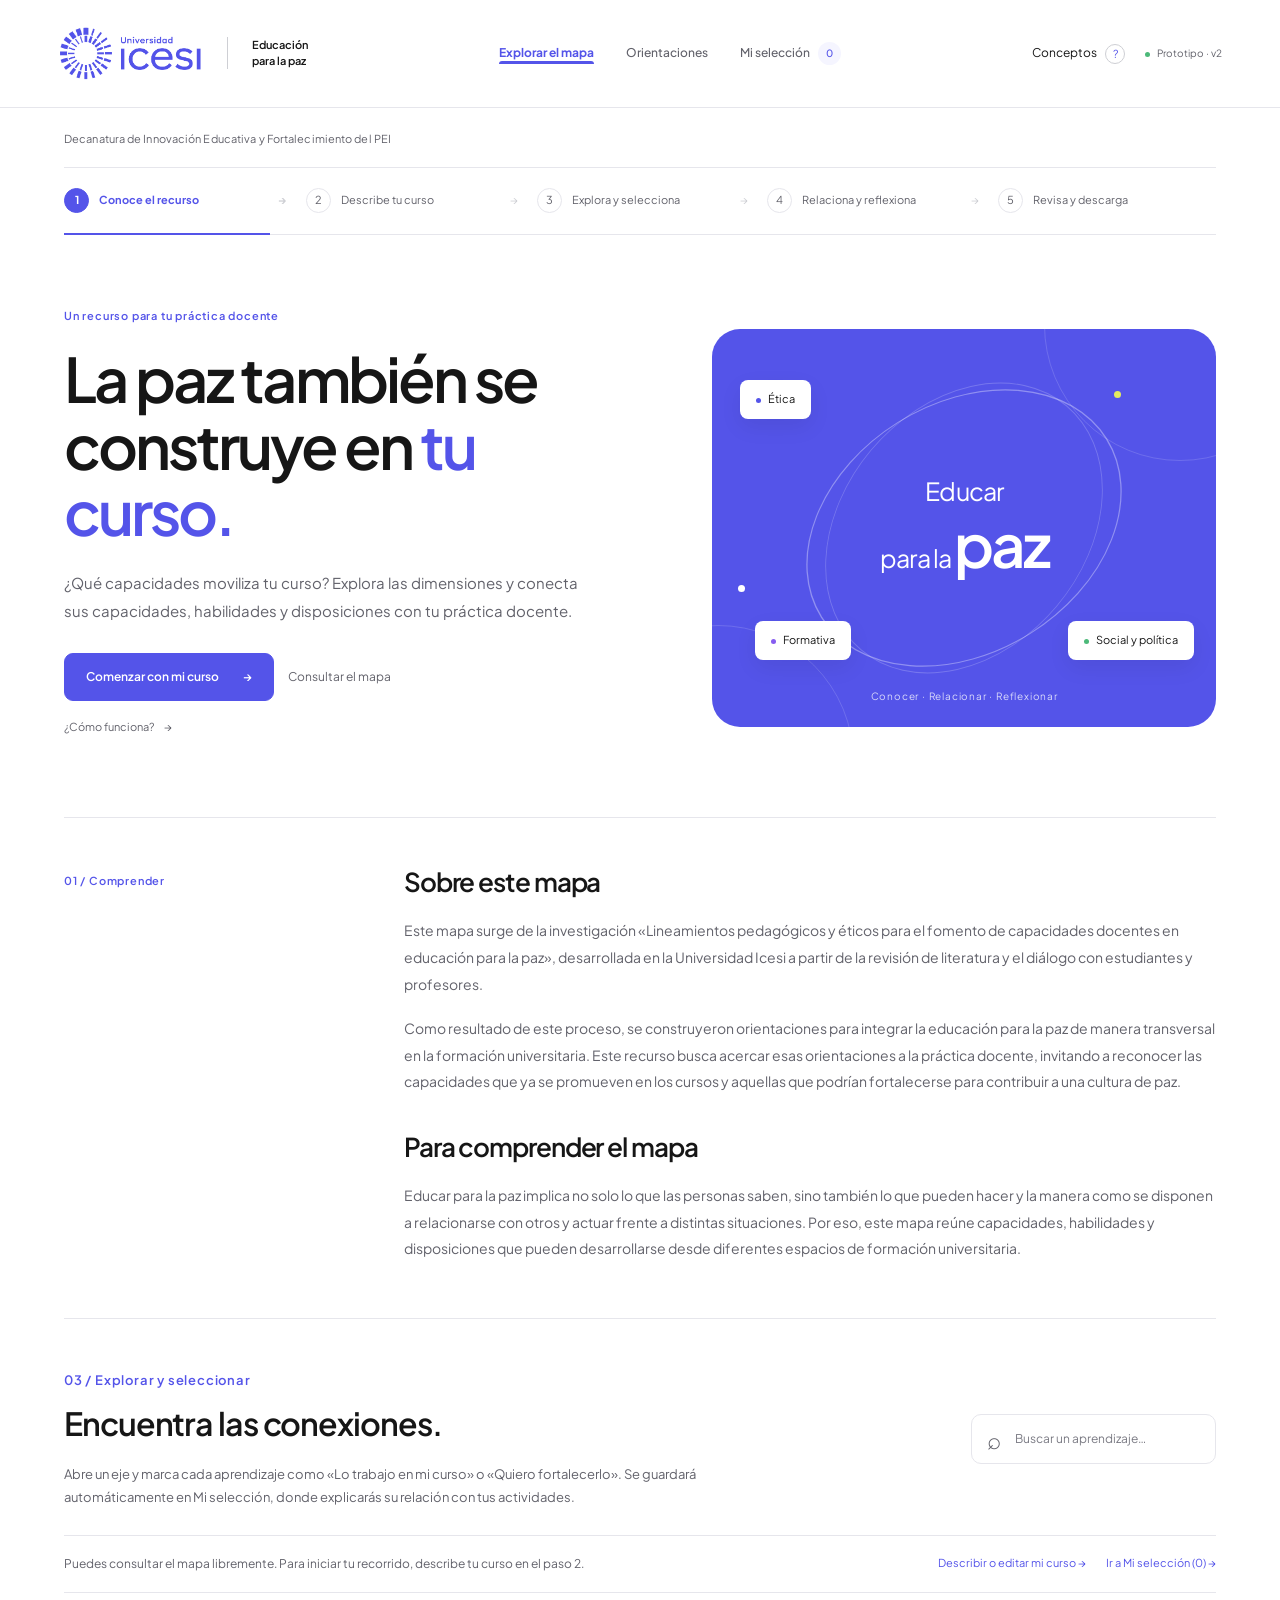
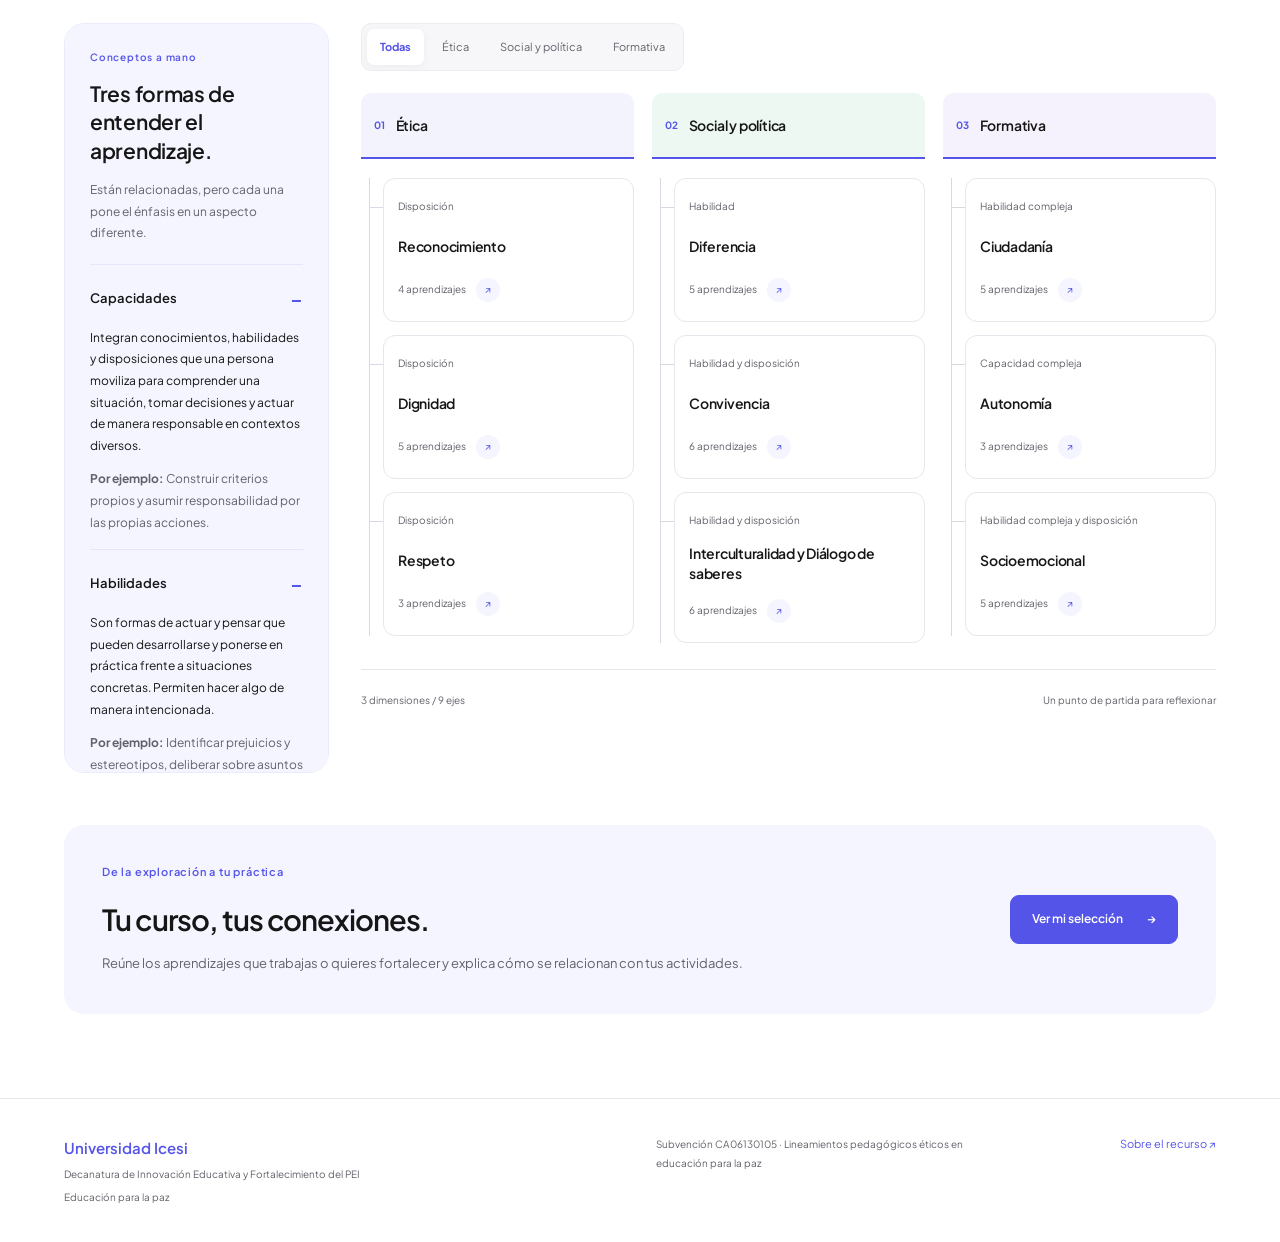
<file: index.html>
<!doctype html>
<html lang="es"><head><meta charset="utf-8"><meta name="viewport" content="width=device-width,initial-scale=1"><meta name="theme-color" content="#5454e9"><meta name="description" content="Explora capacidades, habilidades y disposiciones para integrar la educación para la paz en tu curso. Universidad Icesi."><title>Mapa de capacidades · Educación para la paz</title><link rel="preconnect" href="https://fonts.googleapis.com"><link rel="preconnect" href="https://fonts.gstatic.com" crossorigin><link href="https://fonts.googleapis.com/css2?family=Plus+Jakarta+Sans:wght@400;500;600;700;800&display=swap" rel="stylesheet"><link rel="stylesheet" href="styles.css"></head>
<body><a class="skip" href="#main">Saltar al contenido</a>
<header><a class="brand" href="#explorar" aria-label="Universidad Icesi · Inicio"><img class="official-logo" src="logo-icesi.svg" width="145" height="56" alt="Universidad Icesi"><span class="brand-rule"></span><span class="brand-project">Educación<br>para la paz</span></a><nav aria-label="Navegación principal"><a href="#explorar" data-page="explorar">Explorar el mapa</a><a href="#orientaciones" data-page="orientaciones">Orientaciones</a><a href="#seleccion" data-page="seleccion">Mi selección <span id="count">0</span></a></nav><div class="header-tools"><button class="concept-help" id="glossary-open" aria-haspopup="dialog">Conceptos <span aria-hidden="true">?</span></button><span class="prototype">Prototipo · v2</span></div></header>
<main id="main" tabindex="-1"><div class="institution">Decanatura de Innovación Educativa y Fortalecimiento del PEI</div><nav class="journey" aria-label="Ruta del recurso"><a href="#explorar" data-step="explorar"><span>1</span> Conoce el recurso</a><a href="#curso" data-step="curso"><span>2</span> Describe tu curso</a><a href="#mapa" data-step="mapa"><span>3</span> Explora y selecciona</a><a href="#seleccion" data-step="seleccion"><span>4</span> Relaciona y reflexiona</a><a href="#resumen" data-step="resumen"><span>5</span> Revisa y descarga</a></nav><section id="explorar" class="page"><div class="hero"><div><p class="eyebrow">Un recurso para tu práctica docente</p><h1>La paz también se<br>construye en <em>tu curso.</em></h1><p class="lead">¿Qué capacidades moviliza tu curso? Explora las dimensiones y conecta sus capacidades, habilidades y disposiciones con tu práctica docente.</p><a class="primary button" href="#curso">Comenzar con mi curso <span>→</span></a><a class="text-button" href="#mapa">Consultar el mapa</a><button class="text-button" id="how">¿Cómo funciona? <span>→</span></button></div><div class="hero-art" aria-hidden="true"><div class="orbit orbit-one"></div><div class="orbit orbit-two"></div><div class="art-center">Educar<br>para la <strong>paz</strong></div><span class="orbit-tag tag-one">Ética</span><span class="orbit-tag tag-two">Social y política</span><span class="orbit-tag tag-three">Formativa</span><span class="art-dot dot-one"></span><span class="art-dot dot-two"></span><span class="art-note">Conocer · Relacionar · Reflexionar</span></div></div>
<div class="intro"><span class="section-number">01 / Comprender</span><div><h2>Sobre este mapa</h2><p>Este mapa surge de la investigación «Lineamientos pedagógicos y éticos para el fomento de capacidades docentes en educación para la paz», desarrollada en la Universidad Icesi a partir de la revisión de literatura y el diálogo con estudiantes y profesores.</p><p>Como resultado de este proceso, se construyeron orientaciones para integrar la educación para la paz de manera transversal en la formación universitaria. Este recurso busca acercar esas orientaciones a la práctica docente, invitando a reconocer las capacidades que ya se promueven en los cursos y aquellas que podrían fortalecerse para contribuir a una cultura de paz.</p><h2>Para comprender el mapa</h2><p>Educar para la paz implica no solo lo que las personas saben, sino también lo que pueden hacer y la manera como se disponen a relacionarse con otros y actuar frente a distintas situaciones. Por eso, este mapa reúne capacidades, habilidades y disposiciones que pueden desarrollarse desde diferentes espacios de formación universitaria.</p></div></div>
<section id="mapa" aria-labelledby="map-title"><div class="section-top"><div><p class="eyebrow">03 / Explorar y seleccionar</p><h2 id="map-title">Encuentra las conexiones.</h2><p>Abre un eje y marca cada aprendizaje como «Lo trabajo en mi curso» o «Quiero fortalecerlo». Se guardará automáticamente en Mi selección, donde explicarás su relación con tus actividades.</p></div><label class="search"><span>⌕</span><input id="search" type="search" aria-label="Buscar en el mapa" placeholder="Buscar un aprendizaje…"></label></div>
<div class="map-instructions"><p id="map-course-context"></p><a href="#curso">Describir o editar mi curso →</a><a href="#seleccion" id="map-selection-link">Ir a Mi selección →</a></div><div class="workspace"><aside class="concepts" aria-label="Definiciones de consulta"><p class="eyebrow">Conceptos a mano</p><h3>Tres formas de entender el aprendizaje.</h3><p class="muted small">Están relacionadas, pero cada una pone el énfasis en un aspecto diferente.</p><div id="concept-list"></div></aside><div class="map-content"><div class="filters" aria-label="Filtrar por dimensión"><button class="active" data-filter="Todas">Todas</button><button data-filter="Ética">Ética</button><button data-filter="Social y política">Social y política</button><button data-filter="Formativa">Formativa</button></div><div id="map-grid" class="map-grid"></div><p id="no-results" hidden>No encontramos resultados. Prueba con otra palabra o dimensión.</p><div class="map-foot"><span>3 dimensiones <span class="separator">/</span> 9 ejes</span><span>Un punto de partida para reflexionar</span></div></div></div></section>
<div class="next-step"><div><p class="eyebrow">De la exploración a tu práctica</p><h2>Tu curso, tus conexiones.</h2><p>Reúne los aprendizajes que trabajas o quieres fortalecer y explica cómo se relacionan con tus actividades.</p></div><a class="primary button" href="#seleccion">Ver mi selección <span>→</span></a></div></section>
<section id="orientaciones" class="page" hidden><p class="eyebrow">Referentes para acompañar tu práctica</p><h1>Educación para la paz<br>en tu asignatura.</h1><p class="lead">La educación para la paz puede integrarse de manera transversal en distintas disciplinas. Este recurso te invita a reconocer cómo los aprendizajes, contenidos, actividades y relaciones de tu curso pueden contribuir al desarrollo de capacidades éticas y ciudadanas.</p><div id="guidelines" class="guidelines"></div><section class="about"><h2>Sobre este mapa</h2><p>Este recurso toma como base el cuadro de capacidades, habilidades y disposiciones del proyecto de investigación “Lineamientos pedagógicos y éticos para el fomento de capacidades docentes en educación para la paz”.</p><p>Su propósito es facilitar la consulta del cuadro y apoyar la reflexión de los profesores sobre la integración transversal de aprendizajes asociados a la ciudadanía y la paz en sus asignaturas.</p><h3>Fuentes del proyecto</h3><ul><li>Cuadro de capacidades, habilidades y disposiciones.</li><li>Artículo del proyecto de investigación.</li><li>Documentos conceptuales y materiales de apoyo del proyecto.</li></ul><p class="muted small">Las descripciones breves y preguntas de reflexión son adaptaciones para facilitar la consulta del recurso. La clasificación y los aprendizajes conservan el contenido del cuadro actualizado.</p></section><a class="primary button" href="#explorar">Volver al mapa →</a></section>
<section id="curso" class="page" hidden aria-labelledby="course-title"><p class="eyebrow">02 / Describir</p><h1 id="course-title">Empecemos por tu curso.</h1><p class="lead">Puedes trabajar con una asignatura de cualquier disciplina. Describe qué enseñas y una actividad concreta: esta información te acompañará al explorar el mapa y aparecerá en tu resumen.</p><form id="course-form"><div class="course-grid"><label>¿Cómo se llama tu asignatura?<input id="course" name="course" placeholder="Por ejemplo: Introducción a la programación" maxlength="160"></label><label>¿A qué área o disciplina pertenece?<input id="course-area" name="area" placeholder="Por ejemplo: Ingeniería de sistemas" maxlength="160"></label><label>¿A quién está dirigido el curso?<input id="course-audience" name="audience" placeholder="Por ejemplo: estudiantes de primer semestre" maxlength="240"></label><label class="wide">¿Qué aprenden los estudiantes en tu curso?<textarea id="course-description" name="description" rows="3" placeholder="Cuenta sus propósitos y contenidos principales." maxlength="6000"></textarea></label><label class="wide">¿Qué actividad te gustaría revisar?<textarea id="course-activity" name="activity" rows="4" placeholder="Describe qué hacen los estudiantes, cómo participan y qué decisiones toman." maxlength="6000"></textarea></label><label class="wide">¿Qué te gustaría fortalecer?<textarea id="course-goal" name="goal" rows="3" placeholder="Puede ser una pregunta o una intención inicial. Si todavía no lo sabes, puedes volver aquí después de explorar el mapa." maxlength="3000"></textarea></label></div><p class="small muted">No necesitas usar términos de ciencias sociales. Parte de tu experiencia y evita incluir nombres o datos personales de estudiantes. Puedes completar o ajustar esta descripción en cualquier momento.</p><p class="context-save" id="course-save-status" role="status">La descripción se guarda en este navegador.</p><button class="primary" type="submit">Guardar y explorar el mapa →</button><a class="text-button" href="#mapa">Explorar primero y completar después</a></form></section>
<section id="seleccion" class="page" hidden aria-labelledby="selection-title"><p class="eyebrow">04 / Relacionar y reflexionar</p><h1 id="selection-title">Mi selección.</h1><p class="lead">Aquí aparecen los aprendizajes que marcaste en el mapa. Para cada uno, explica cómo se relaciona con una actividad de tu curso, qué podrías observar y qué quisieras fortalecer.</p><div id="selection-context" class="course-context"></div><p id="save-status" class="small muted" role="status">La selección se guarda en este navegador.</p><p class="selection-note">Tus respuestas se guardan mientras escribes. Al terminar, pulsa «Revisar mi resumen»: podrás revisar el conjunto y descargarlo. Esta reflexión no evalúa ni certifica el desarrollo de aprendizajes.</p><div id="selection-list"></div><div class="selection-actions"><a class="secondary button" href="#mapa">← Volver al mapa</a><button class="primary" id="review-summary">Revisar mi resumen →</button><button class="text-button danger" id="clear">Limpiar selección</button></div></section>
<section id="resumen" class="page" hidden aria-labelledby="summary-title"><p class="eyebrow">05 / Revisar y descargar</p><h1 id="summary-title">Tu reflexión, en conjunto.</h1><p class="lead">Revisa la descripción de tu curso y las conexiones que construiste. Puedes volver a editar tus respuestas antes de descargar o guardar el resumen como PDF.</p><div id="summary-content"></div><div class="export-actions"><button id="print-selection" class="secondary">Imprimir / PDF</button><button id="download" class="primary">Descargar mi reflexión ↓</button><a class="text-button" href="#seleccion">Volver a editar</a></div><section class="next-step"><div><p class="eyebrow">¿Qué sigue después?</p><h2>Lleva esta reflexión a tu práctica.</h2><p>Elige un ajuste que quieras probar en tu curso y vuelve al mapa para revisar qué observaste. Puedes descargar tu reflexión para conservarla o compartirla por tu cuenta; la herramienta no la envía al equipo del proyecto.</p><p class="small">El acompañamiento con IA es una función propuesta. Por ahora puedes ver un ejemplo preparado de cómo sería esa conversación; no analiza tus respuestas.</p></div><button class="secondary" id="assistant-open">Ver demostración de IA →</button></section><div id="print-content" aria-hidden="true"></div></section></main>
<footer><div><strong>Universidad Icesi</strong><span>Decanatura de Innovación Educativa y Fortalecimiento del PEI</span><span>Educación para la paz</span></div><p>Subvención CA06130105 · Lineamientos pedagógicos éticos en educación para la paz</p><a href="#orientaciones">Sobre el recurso ↗</a></footer>
<dialog id="glossary" aria-labelledby="glossary-title"><div class="dialog-top"><span class="eyebrow">Para comprender el mapa</span><button class="icon-button close" aria-label="Cerrar conceptos">×</button></div><h2 id="glossary-title">Capacidades, habilidades y disposiciones</h2><p class="muted">Aunque están estrechamente relacionadas, cada una pone el énfasis en un aspecto diferente.</p><div id="glossary-content"></div></dialog><dialog id="detail" aria-labelledby="detail-title"><div class="dialog-top"><span id="detail-dimension" class="eyebrow"></span><button class="icon-button close" aria-label="Cerrar ficha">×</button></div><div id="detail-body"></div></dialog>
<dialog id="help" aria-label="Cómo usar el mapa"><div class="dialog-top"><p class="eyebrow">Tu recorrido</p><button class="icon-button close" aria-label="Cerrar ayuda">×</button></div><h2>Explora a tu ritmo.</h2><ol class="steps"><li><strong>Conoce el recurso.</strong><p>Lee su origen y consulta qué significan capacidades, habilidades y disposiciones.</p></li><li><strong>Describe tu curso.</strong><p>Cuenta qué enseñas y una actividad que quieras revisar, desde tu propia disciplina.</p></li><li><strong>Explora y selecciona.</strong><p>Abre los ejes del mapa y marca aprendizajes. Se guardan automáticamente en Mi selección.</p></li><li><strong>Relaciona y reflexiona.</strong><p>En Mi selección, explica las conexiones, las evidencias que podrías observar y lo que quisieras fortalecer.</p></li><li><strong>Revisa y descarga.</strong><p>Abre tu resumen, revisa las respuestas y descárgalo o guárdalo como PDF. No se envía automáticamente al equipo.</p></li></ol></dialog>
<dialog id="assistant" aria-label="Demostración del asistente"><div class="dialog-top"><span class="eyebrow">Conecta con tu curso</span><button class="icon-button close" aria-label="Cerrar asistente">×</button></div><h2>Exploremos tu curso.</h2><p class="demo-label">Demostración · Sin conexión a IA</p><p>En una futura interacción con IA, describirías tu asignatura, sus propósitos y actividades para explorar relaciones con los aprendizajes que seleccionaste. Esta demostración tiene respuestas preparadas: no analiza ni envía la información que escribes.</p><p id="assistant-context" class="course-context"></p><label>Cuéntame sobre tu curso o una actividad<textarea id="activity" placeholder="¿Qué enseñas y qué hacen tus estudiantes?" rows="4"></textarea></label><button class="primary" id="demo-run">Ver ejemplo de acompañamiento →</button><div id="demo-result" hidden><h3>Qué necesitamos conocer mejor</h3><p>¿Qué decisiones toman los estudiantes? ¿Cómo construyen acuerdos y abordan los desacuerdos? ¿Qué observas que te lleva a pensar que se trabaja este aprendizaje?</p><h3>Posible conexión con el mapa</h3><p>En un proyecto grupal, construir acuerdos podría relacionarse con Convivencia si los estudiantes negocian responsabilidades y revisan sus acuerdos. Trabajar en grupo, por sí solo, no permite sustentar esa relación.</p><h3>Qué podrías observar</h3><p>Los acuerdos que construyen, las razones que ofrecen y la manera en que responden a un desacuerdo.</p><p class="small muted">Ejemplo orientativo basado en Convivencia. La conexión real requiere conocer la actividad y revisar sus evidencias.</p></div></dialog>
<dialog id="confirm" aria-label="Confirmar borrado de selección"><h2>¿Quieres borrar tu selección?</h2><p>Se eliminarán los aprendizajes seleccionados y las reflexiones que hayas escrito.</p><div class="selection-actions"><button class="secondary close">Conservar selección</button><button class="primary" id="confirm-clear">Borrar selección</button></div></dialog><div id="toast" role="status" aria-live="polite"></div><script src="app.js"></script></body></html>
</file>
<file: styles.css>
:root{--blue:#5454e9;--ink:#161616;--muted:#62626b;--line:#e6e6ec;--pale:#f5f5ff;--white:#fff;--bg:#fff;--green:#4cb979;--purple:#865cf0;--radius:20px;--shadow:0 18px 50px rgb(0 0 0 / 4%)}
*{box-sizing:border-box}html{scroll-behavior:smooth;scroll-padding-top:136px}body{margin:0;background:var(--bg);color:var(--ink);font:14px/1.7 'Plus Jakarta Sans',Arial,sans-serif}button,input,textarea,select{font:inherit}button,a{touch-action:manipulation;-webkit-tap-highlight-color:transparent}button{cursor:pointer}a{color:inherit}button{border:0}button:disabled{opacity:.42;cursor:not-allowed;transform:none!important;box-shadow:none!important}button:focus-visible,a:focus-visible,input:focus-visible,textarea:focus-visible,select:focus-visible,summary:focus-visible{outline:3px solid var(--blue);outline-offset:4px}[hidden]{display:none!important}.skip{position:fixed;top:-100px;left:20px;background:white;padding:12px;z-index:200}.skip:focus{top:10px}
header{min-height:108px;padding:0 4.5%;display:flex;align-items:center;justify-content:space-between;gap:24px;border-bottom:1px solid var(--line);background:#fff;position:sticky;top:0;z-index:20}.brand{display:flex;align-items:center;gap:24px;padding:24px 0;text-decoration:none;flex-shrink:0}.official-logo{display:block;width:145px;height:auto;filter:none;box-shadow:none;transform:none}.brand-rule{height:32px;width:1px;background:#cecfd4}.brand-project{font-size:11px;line-height:1.5;font-weight:600}header nav{display:flex;align-items:center;gap:32px;align-self:stretch}header nav a{position:relative;display:flex;align-items:center;gap:8px;text-decoration:none;font-size:12px;color:var(--muted);font-weight:500}header nav a[aria-current=page]{color:var(--blue);font-weight:700}header nav a[aria-current=page]:after{content:'';position:absolute;height:3px;bottom:0;left:0;right:0;background:var(--blue);border-radius:4px 4px 0 0}#count{display:grid;place-items:center;min-width:23px;height:23px;padding:0 5px;border-radius:20px;background:var(--pale);font-size:10px;color:var(--blue)}.header-tools{display:flex;align-items:center;gap:20px}.prototype{font-size:10px;color:var(--muted);white-space:nowrap}.prototype:before{content:'';display:inline-block;width:5px;height:5px;background:var(--green);border-radius:50%;margin-right:7px;vertical-align:middle}.concept-help{display:flex;align-items:center;gap:8px;min-height:44px;font-size:12px;background:transparent;color:var(--ink);padding:8px 0}.concept-help span{width:20px;height:20px;border:1px solid #cecfd4;display:grid;place-items:center;border-radius:50%;font-size:11px;color:var(--blue)}
main{max-width:1500px;margin:auto;padding:0 5%}.institution{font-size:11px;color:var(--muted);padding:22px 0 18px;letter-spacing:.1px}.journey{display:grid;grid-template-columns:repeat(5,minmax(0,1fr));gap:0;padding:0;margin:0;border-top:1px solid var(--line);border-bottom:1px solid var(--line)}.journey a{display:flex;align-items:center;gap:10px;text-decoration:none;font-size:11px;color:var(--muted);min-height:66px;padding:10px 12px;position:relative}.journey a:first-child{padding-left:0}.journey a>span{font-size:11px;color:var(--muted);border:1px solid var(--line);width:25px;height:25px;display:grid;place-items:center;border-radius:50%;flex-shrink:0}.journey a:not(:last-child):after{content:'→';position:absolute;right:7px;color:#cecfd4}.journey a[aria-current=step]{color:var(--blue);font-weight:700}.journey a[aria-current=step]>span{color:white;border-color:var(--blue);background:var(--blue)}.journey a[aria-current=step]:before{content:'';position:absolute;bottom:-1px;left:0;right:24px;height:2px;background:var(--blue)}
.page{padding:52px 0 84px}.eyebrow,.section-number{font-size:11px;letter-spacing:.8px;font-weight:600;color:var(--blue)}h1,h2,h3{line-height:1.2;font-weight:600}h1{font-size:clamp(40px,4.4vw,67px);letter-spacing:-2.8px;margin:20px 0 25px;max-width:950px}h1 em{font-style:normal;color:var(--blue)}h2{font-size:32px;letter-spacing:-1.1px;margin:12px 0 20px}h3{font-size:19px;letter-spacing:-.3px;margin:0 0 14px}p{margin:0 0 20px}.lead{font-size:15px;line-height:1.85;max-width:720px;color:var(--muted)}.muted{color:var(--muted)}.small{font-size:12px}.primary,.secondary,.button{min-height:48px;display:inline-flex;align-items:center;justify-content:center;gap:24px;padding:13px 21px;border-radius:9px;text-decoration:none;font-size:12px;font-weight:600;transition:transform .18s,box-shadow .18s,background .18s}.primary{background:var(--blue);color:#fff;border:1px solid var(--blue)}.primary:hover{transform:translateY(-2px);box-shadow:0 8px 20px rgb(84 84 233 / 16%)}.secondary{background:#fff;color:var(--ink);border:1px solid var(--line)}.secondary:hover{border-color:var(--blue);color:var(--blue)}.text-button{display:inline-flex;align-items:center;gap:10px;padding:12px 14px;min-height:44px;background:transparent;color:var(--muted);font-size:12px;text-decoration:none}.text-button:hover{color:var(--blue)}
.hero{display:grid;grid-template-columns:1.15fr 1fr;align-items:center;gap:6%;padding:20px 0 30px;min-height:480px}.hero>div:first-child{min-width:0}.hero h1{font-size:clamp(42px,4.8vw,70px);line-height:1.08;letter-spacing:-3px}.hero .lead{max-width:540px;margin-bottom:28px}.hero #how{display:flex;padding-left:0;font-size:11px;margin-top:4px}.hero-art{height:398px;background:var(--blue);border-radius:28px;position:relative;overflow:hidden;isolation:isolate;display:grid;place-items:center}.hero-art:before,.hero-art:after{content:'';position:absolute;width:270px;height:270px;border:1px solid rgb(255 255 255 / 15%);border-radius:50%}.hero-art:before{top:-140px;right:-100px}.hero-art:after{bottom:-170px;left:-130px}.orbit{position:absolute;width:250px;height:250px;border:1px solid rgb(255 255 255 / 35%);border-radius:50%;transform:rotate(-32deg) scaleX(1.35)}.orbit-two{width:320px;height:320px;transform:rotate(40deg) scaleX(.76);border-color:rgb(255 255 255 / 20%)}.art-center{font-size:25px;line-height:1.25;text-align:center;color:#fff;letter-spacing:-.9px;position:relative;z-index:2}.art-center strong{display:inline-block;font-size:60px;line-height:1.2;font-weight:600;letter-spacing:-3px}.orbit-tag{position:absolute;z-index:3;background:#fff;color:var(--ink);padding:10px 16px;border-radius:8px;font-size:11px;box-shadow:0 8px 22px rgb(0 0 0 / 7%)}.orbit-tag:before{content:'';width:5px;height:5px;background:var(--blue);display:inline-block;border-radius:50%;margin-right:7px;vertical-align:middle}.tag-one{top:51px;left:28px}.tag-two{right:22px;top:180px}.tag-two:before{background:var(--green)}.tag-three{bottom:67px;left:43px}.tag-three:before{background:var(--purple)}.art-dot{position:absolute;width:7px;height:7px;border-radius:50%;background:#e4eb60;z-index:2}.dot-one{right:95px;top:62px}.dot-two{left:26px;bottom:135px;background:white}.art-note{position:absolute;bottom:22px;color:rgb(255 255 255 / 78%);font-size:10px;letter-spacing:.8px}
.intro{display:grid;grid-template-columns:1fr 3fr;gap:6%;border-top:1px solid var(--line);padding:48px 0 56px;margin:38px 0 38px;border-bottom:1px solid var(--line)}.intro .section-number{padding-top:6px}.intro>div{max-width:840px}.intro h2{font-size:26px;margin:0 0 20px}.intro h2:not(:first-child){margin-top:36px}.intro p{font-size:14px;line-height:1.9;color:var(--muted);margin:0 0 18px}.intro p:last-child{margin:0}
#mapa{padding-top:12px}.section-top{display:flex;justify-content:space-between;gap:38px;align-items:center;margin-bottom:25px}.section-top>div:first-child{max-width:700px}.section-top p{font-size:13px;color:var(--muted);margin-bottom:0;max-width:650px;line-height:1.8}.section-top .eyebrow{color:var(--blue);margin-bottom:12px}.search{display:flex;gap:12px;align-items:center;border:1px solid var(--line);background:#fff;min-width:245px;border-radius:10px;padding:12px 15px}.search span{font-size:24px;line-height:1;color:var(--muted)}.search input{border:0;background:transparent;outline-offset:8px;min-width:0;width:100%;font-size:12px;color:var(--ink)}.map-instructions{display:flex;gap:20px;align-items:center;flex-wrap:wrap;padding:18px 0;border-top:1px solid var(--line);border-bottom:1px solid var(--line);margin-bottom:30px}.map-instructions p{flex:1;min-width:220px;font-size:12px;color:var(--muted);margin:0}.map-instructions a{font-size:11px;text-decoration:none;color:var(--blue);white-space:nowrap}.workspace{display:grid;grid-template-columns:265px minmax(0,1fr);gap:32px;align-items:start}.concepts{padding:25px;background:var(--pale);border:1px solid color-mix(in srgb,var(--blue) 12%,white);border-radius:var(--radius);position:sticky;top:129px;max-height:calc(100dvh - 150px);overflow-y:auto;scrollbar-width:thin}.concepts .eyebrow{font-size:10px;margin:0 0 14px}.concepts h3{font-size:21px;line-height:1.35;margin-bottom:14px}.concepts .small{font-size:12px;line-height:1.8}.concepts details{padding:16px 0;border-top:1px solid color-mix(in srgb,var(--blue) 15%,white)}.concepts details:last-child{padding-bottom:0}.concepts summary{font-size:13px;font-weight:600;list-style:none;display:flex;align-items:center;justify-content:space-between;gap:8px;cursor:pointer;min-height:25px}.concepts summary:after{content:'+';font-size:20px;color:var(--blue)}.concepts details[open] summary:after{content:'−'}.concepts details p{font-size:12px;line-height:1.8;margin:12px 0 0}.concepts details .example{color:var(--muted)}.filters{display:inline-flex;align-items:center;flex-wrap:wrap;gap:5px;padding:5px;background:#f7f7f9;border:1px solid #ededf1;border-radius:10px;margin-bottom:22px}.filters button{font-size:11px;padding:8px 13px;background:transparent;color:var(--muted);border-radius:7px;min-height:36px;transition:background .18s,color .18s}.filters button.active{background:white;color:var(--blue);box-shadow:0 2px 8px rgb(0 0 0 / 5%);font-weight:700}.filters button:hover{color:var(--blue)}.map-grid{display:grid;grid-template-columns:repeat(3,minmax(0,1fr));gap:18px}.dimension{--accent:var(--blue);--tint:var(--pale);min-width:0}.dimension-title{display:flex;align-items:center;gap:11px;border:0;border-bottom:2px solid var(--accent);border-radius:11px 11px 0 0;background:var(--tint);padding:18px 13px;font-size:14px;min-height:66px;margin:0 0 19px;letter-spacing:-.2px}.dimension-number{font-size:10px;color:var(--accent);font-weight:700}.branches{display:grid;gap:13px;padding-left:13px;margin-left:8px;border-left:1px solid #d9d9e3}.node{position:relative;width:100%;display:flex;flex-direction:column;justify-content:space-between;gap:15px;min-height:144px;padding:19px 14px;text-align:left;color:var(--ink);background:white;border:1px solid var(--line);border-radius:12px;transition:transform .2s,border-color .2s,box-shadow .2s}.node:before{content:'';position:absolute;left:-14px;top:28px;width:13px;border-top:1px solid #d9d9e3}.node:hover{transform:translateY(-3px);border-color:var(--blue);box-shadow:0 8px 22px rgb(84 84 233 / 7%)}.node .type{font-size:10px;color:var(--muted);line-height:1.6}.node strong{font-size:14px;line-height:1.45;font-weight:600;letter-spacing:-.25px}.node-bottom{display:flex;justify-content:space-between;align-items:center;gap:10px;font-size:10px;color:var(--muted)}.node-bottom>span:last-child{display:grid;place-items:center;width:24px;height:24px;border-radius:50%;color:var(--blue);background:var(--pale);flex-shrink:0}.node-saved{display:inline-grid;place-items:center;width:18px;height:18px;border-radius:50%;background:var(--blue);color:white;font-size:9px}.map-foot{display:flex;justify-content:space-between;gap:15px;padding-top:22px;border-top:1px solid var(--line);margin-top:26px;font-size:10px;color:var(--muted)}.separator{padding:0 8px}.next-step{display:flex;justify-content:space-between;align-items:center;gap:38px;background:var(--pale);padding:38px;border-radius:var(--radius);margin-top:52px}.next-step>div{max-width:730px}.next-step h2{font-size:29px;margin:12px 0 16px}.next-step p:not(.eyebrow){font-size:13px;line-height:1.8;color:var(--muted);margin:0}.next-step .small{font-size:12px!important;margin-top:18px!important}.next-step .button,.next-step button{flex-shrink:0;white-space:nowrap}
.course-grid{display:grid;grid-template-columns:1fr 1fr;gap:25px;margin:0 0 26px}.course-grid label,.selection-card label{display:block;font-size:13px;font-weight:600;line-height:1.7}.wide{grid-column:1/-1}input:not([type=search]),textarea,select{font:inherit;font-weight:400;display:block;border:1px solid #dedee7;background:#fff;color:var(--ink);padding:14px 15px;border-radius:9px;width:100%;max-width:100%;margin-top:10px;transition:border-color .18s,box-shadow .18s}textarea{resize:vertical;min-height:110px;line-height:1.8}input::placeholder,textarea::placeholder{color:#7b7b84;font-size:12px}input:hover,textarea:hover,select:hover{border-color:#b6b6c6}input:focus,textarea:focus,select:focus{border-color:var(--blue);box-shadow:0 0 0 3px rgb(84 84 233 / 6%)}#course-form{max-width:1000px;border:1px solid var(--line);border-radius:var(--radius);padding:34px;background:#fff;box-shadow:var(--shadow);margin:32px 0 0}.course-grid input,.course-grid textarea{font-size:14px}.context-save{display:flex;align-items:center;gap:7px;font-size:11px;color:var(--muted);margin:18px 0}.context-save:before{content:'';width:5px;height:5px;border-radius:50%;background:var(--green);flex-shrink:0}.course-context{border:1px solid var(--line);border-left:3px solid var(--blue);background:#fafaff;padding:25px 28px;border-radius:0 12px 12px 0;margin:28px 0;overflow-wrap:anywhere;max-width:1050px}.course-context h3{font-size:20px;margin:0 0 16px}.course-context p{font-size:12px;color:var(--muted);white-space:pre-wrap;margin:0 0 13px;line-height:1.9}.course-context p strong{color:var(--ink);font-weight:600}.course-context a{color:var(--blue);font-size:11px;text-decoration:none}.selection-note{font-size:12px;max-width:950px;line-height:1.9;padding:0;color:var(--muted);background:none;border:0;margin:25px 0 32px}.selection-card{padding:30px;margin:0 0 26px;background:white;border:1px solid var(--line);border-radius:var(--radius);box-shadow:var(--shadow)}.selection-card-top{display:flex;align-items:center;justify-content:space-between;gap:20px}.selection-card .meta{font-size:11px;color:var(--blue)}.selection-card-top select{width:auto;max-width:260px;font-size:11px;margin:0;padding:10px 12px;background:#fafaff}.selection-card h3{font-size:24px;line-height:1.4;margin:18px 0 20px;max-width:850px}.reflection-prompt{font-size:13px;line-height:1.85;color:var(--muted);border-left:2px solid var(--blue);padding-left:18px;margin:20px 0 30px;max-width:920px}.reflection-grid{display:grid;grid-template-columns:1fr 1fr;gap:24px}.reflection-grid textarea{font-size:13px;background:#fdfdff}.selection-card .danger{font-size:11px;margin-top:14px;padding-left:0}.selection-actions{display:flex;align-items:center;gap:15px;flex-wrap:wrap;margin:30px 0 0}.selection-actions .danger{margin-left:auto}.danger{color:var(--muted);text-decoration:underline;text-underline-offset:4px}.empty{padding:60px 30px;text-align:center;background:#fafaff;border:1px dashed #c9c9e8;border-radius:var(--radius);margin:30px 0}.empty h2{font-size:27px}.empty p{max-width:600px;margin:0 auto 25px;font-size:14px;color:var(--muted)}.summary-status{font-size:12px;color:var(--muted);line-height:1.8;margin:30px 0}.summary-card{border:1px solid var(--line);border-radius:var(--radius);padding:30px;margin-bottom:25px;max-width:1050px}.summary-card h2{font-size:25px;line-height:1.4;max-width:850px;margin:16px 0}.summary-card p{font-size:13px;line-height:1.9}.summary-card .eyebrow{font-size:11px}.summary-card h3{font-size:12px;color:var(--blue);letter-spacing:.2px;margin:28px 0 8px}.summary-card .answer{white-space:pre-wrap;overflow-wrap:anywhere}.export-actions{display:flex;align-items:center;flex-wrap:wrap;gap:12px;margin-top:30px}#print-content{display:none}.guidelines{display:grid;grid-template-columns:1fr 1fr;gap:25px;margin:38px 0}.guideline{padding:30px;border:1px solid var(--line);border-radius:var(--radius)}.guideline .number{display:inline-grid;place-items:center;width:30px;height:30px;background:var(--pale);border-radius:50%;color:var(--blue);font-size:10px;margin-bottom:22px}.guideline h3{font-size:23px;line-height:1.35}.guideline p{font-size:13px;line-height:1.9;color:var(--muted);margin:0}.about{max-width:850px;border-top:1px solid var(--line);padding:35px 0;margin:35px 0 10px}.about h2{font-size:28px}.about h3{font-size:17px;margin-top:28px}.about p,.about li{font-size:13px;color:var(--muted);line-height:1.9}
footer{display:grid;grid-template-columns:1.3fr 1fr auto;gap:36px;border-top:1px solid var(--line);padding:36px 5%;color:var(--muted);font-size:10px;align-items:start}footer>div{display:flex;flex-direction:column;gap:6px;max-width:370px}footer strong{font-size:15px;color:var(--blue);font-weight:600}footer p{margin:0;max-width:340px;line-height:1.9}footer a{font-size:11px;text-decoration:none;white-space:nowrap;color:var(--blue)}
dialog{border:1px solid var(--line);border-radius:23px;max-width:690px;width:calc(100% - 32px);max-height:88dvh;padding:32px;color:var(--ink);background:#fff;box-shadow:0 30px 110px rgb(0 0 0 / 15%);overscroll-behavior:contain}dialog::backdrop{background:rgb(0 0 0 / 35%);backdrop-filter:blur(5px)}.dialog-top{display:flex;align-items:center;justify-content:space-between;gap:20px;margin-bottom:16px}.dialog-top p{margin:0}.icon-button{display:grid;place-items:center;width:36px;height:36px;min-height:36px;border-radius:50%;background:#f5f5f8;color:var(--ink);font-size:24px;flex-shrink:0}dialog h2{font-size:30px;margin:10px 0 20px}dialog h3{font-size:17px;margin-top:26px}.badge{display:inline-block;padding:6px 12px;border-radius:20px;background:var(--pale);color:var(--blue);font-size:10px;margin-bottom:18px}.detail-description{font-size:14px;line-height:1.9;color:var(--muted)}.detail-concepts{background:var(--pale);padding:18px;border-radius:12px;margin:0 0 22px}.detail-concepts p{font-size:12px;line-height:1.85;margin:0}.detail-concepts p+p{margin-top:12px}.learning-row{display:grid;grid-template-columns:minmax(0,1fr) 185px;gap:20px;padding:16px 0;border-bottom:1px solid var(--line);align-items:center}.learning-row>span{font-size:13px;line-height:1.8}.learning-row select{font-size:11px;padding:11px;margin:0}.question{margin:28px 0;border-left:2px solid var(--blue);padding:4px 0 4px 18px;font-size:14px;line-height:1.8}.question span{display:block;font-size:10px;letter-spacing:.5px;font-weight:600;color:var(--blue);margin-bottom:8px}.detail-actions{display:flex;align-items:center;justify-content:space-between;gap:20px;margin-top:25px}.detail-actions p{max-width:260px;margin:0;font-size:11px;color:var(--muted)}.course-reference,.activity-reference{font-size:12px}.activity-reference{border:1px solid var(--line);padding:13px 16px;border-radius:9px;margin-bottom:25px}.activity-reference summary{cursor:pointer;min-height:24px}.activity-reference p{white-space:pre-wrap;line-height:1.85;margin:12px 0 0}.glossary-entry{padding:22px 0;border-top:1px solid var(--line)}.glossary-entry h3{font-size:20px;margin:0 0 14px;color:var(--blue)}.glossary-entry p{font-size:13px;line-height:1.85}.glossary-entry p:last-child{margin:0}.steps{padding-left:22px}.steps li{padding:12px 0 12px 10px}.steps li::marker{color:var(--blue);font-weight:700}.steps strong{font-size:14px}.steps p{font-size:13px;line-height:1.9;margin:7px 0 0;color:var(--muted)}.demo-label{display:inline-block;background:color-mix(in srgb,#e4eb60 35%,white);padding:7px 12px;font-size:10px;border-radius:7px}#assistant>p:not(.eyebrow),#assistant label,#demo-result p{font-size:13px;line-height:1.85}#assistant .primary{margin:22px 0}#demo-result{border-top:1px solid var(--line);padding-top:18px}#toast{position:fixed;bottom:25px;left:50%;transform:translateX(-50%) translateY(8px);z-index:100;background:#161616;color:white;border-radius:10px;box-shadow:0 8px 30px rgb(0 0 0 / 12%);padding:13px 20px;max-width:calc(100vw - 32px);font-size:12px;opacity:0;pointer-events:none;transition:opacity .2s,transform .2s}#toast.show{opacity:1;transform:translateX(-50%) translateY(0)}
@media(min-width:1600px){main{padding:0 64px}.hero h1{font-size:70px}}
@media(max-width:1120px){header{gap:20px}.brand-rule,.brand-project,.prototype{display:none}header nav{gap:25px}.workspace{grid-template-columns:230px minmax(0,1fr);gap:22px}.concepts{padding:20px}.concepts h3{font-size:19px}.map-grid{gap:12px}.node{padding:16px 11px}.hero{gap:35px}.hero h1{font-size:54px}.hero-art{height:370px}.journey a{padding:10px 6px;font-size:10px;gap:7px}.journey a:not(:last-child):after{display:none}}
@media(max-width:900px){.workspace{grid-template-columns:210px minmax(0,1fr);gap:20px}.map-grid{grid-template-columns:1fr}.branches{grid-template-columns:repeat(3,minmax(0,1fr));padding:0;margin:0;border:0;gap:10px}.node{min-height:140px}.node:before{display:none}.dimension-title{margin-bottom:12px;min-height:50px}.map-grid{gap:26px}.hero h1{font-size:46px}.hero-art{height:340px}.orbit{width:200px;height:220px}.orbit-two{width:260px;height:270px}.tag-two{right:12px;top:170px}.tag-one{left:20px;top:40px}.tag-three{left:28px;bottom:58px}.tag-two,.tag-one,.tag-three{font-size:10px;padding:9px 11px}.section-top{gap:25px}.search{min-width:210px}.map-instructions{gap:13px}.institution{font-size:10px}.next-step{padding:30px}.next-step .button,.next-step button{white-space:normal}.reflection-grid{gap:20px}.guideline{padding:25px}.hero #how{margin-top:0}}
@media(max-width:760px){html{scroll-padding-top:140px}header{padding:0 5%;min-height:0;flex-wrap:wrap;gap:0}.brand{padding:12px 0;gap:12px;flex:1}.official-logo{width:125px;height:auto}header nav{width:100%;height:47px;order:3;justify-content:space-between;gap:12px}header nav a{font-size:12px}.header-tools{gap:10px}.concept-help{font-size:11px;min-height:44px}.prototype{display:none}.institution{padding:18px 0 14px;font-size:10px;line-height:1.7}.journey{display:flex;overflow-x:auto;scroll-snap-type:x proximity;scrollbar-width:thin;gap:0;padding-bottom:3px}.journey a{min-width:155px;min-height:59px;font-size:11px;padding:10px 12px;scroll-snap-align:start}.journey a:first-child{padding-left:0}.journey a[aria-current=step]:before{right:10px}.journey a>span{width:23px;height:23px}.page{padding:32px 0 55px}.hero{grid-template-columns:1fr;gap:28px;padding:4px 0 10px;min-height:0}.hero h1{font-size:clamp(38px,9.4vw,53px);letter-spacing:-1.8px;line-height:1.12;margin:17px 0 22px}.hero .eyebrow{font-size:10px}.hero .lead{font-size:14px;line-height:1.85;margin-bottom:22px}.hero #how{display:inline-flex;margin:0;padding-left:0}.hero>.hero-art{height:280px;max-width:100%;width:100%;transform:none;border-radius:20px}.art-center{font-size:21px}.art-center strong{font-size:51px}.hero-art .orbit{width:200px;height:200px}.hero-art .orbit-two{width:250px;height:250px}.tag-one{top:28px;left:22px}.tag-two{top:132px;right:14px}.tag-three{bottom:43px;left:25px}.orbit-tag{font-size:10px;padding:8px 12px}.dot-one{top:35px;right:65px}.dot-two{bottom:100px;left:20px}.art-note{bottom:15px;font-size:8px;letter-spacing:.6px}.intro{grid-template-columns:1fr;gap:22px;padding:30px 0;margin:28px 0}.intro h2{font-size:24px;margin-bottom:16px}.intro h2:not(:first-child){margin-top:28px}.intro p{font-size:14px;line-height:1.9}.intro .section-number{font-size:10px}.section-top{flex-direction:column;align-items:stretch;gap:22px}.section-top h2{font-size:29px}.section-top p{font-size:13px}.search{min-width:0;width:100%;min-height:50px}.search input{font-size:16px}.map-instructions{align-items:start;gap:12px;padding:17px 0;margin-bottom:24px}.map-instructions p{min-width:0;flex-basis:100%;font-size:12px}.map-instructions a{font-size:12px;white-space:normal}.workspace{display:flex;flex-direction:column;gap:24px}.concepts{position:static;max-height:none;width:100%;overflow:visible;padding:23px;border-radius:16px}.concepts h3{font-size:22px;max-width:260px}.concepts details p{font-size:13px}.concepts summary{min-height:36px;font-size:14px}.map-content{width:100%;min-width:0}.filters{width:100%;display:flex;justify-content:space-between;gap:0}.filters button{font-size:10px;min-height:44px;padding:8px 9px}.map-grid{grid-template-columns:1fr;gap:26px}.branches{grid-template-columns:1fr;margin-left:13px;padding-left:16px;border-left:1px solid #d9d9e3;gap:11px}.node{min-height:125px;padding:19px;border-radius:12px}.node:before{display:block;left:-17px;width:16px}.node strong{font-size:17px;line-height:1.4}.node .type,.node-bottom{font-size:11px}.dimension-title{font-size:16px;min-height:60px;padding:18px}.map-foot span:last-child{display:none}.next-step{flex-direction:column;align-items:start;padding:25px;gap:24px;margin-top:35px;border-radius:17px}.next-step h2{font-size:26px}.next-step .button,.next-step button{width:100%}h1{font-size:38px;letter-spacing:-1.7px;line-height:1.15}.lead{font-size:14px;line-height:1.9}.eyebrow{font-size:10px}#course-form{padding:22px;margin-top:27px;border-radius:16px;box-shadow:none}.course-grid{grid-template-columns:1fr;gap:23px}.course-grid label,.selection-card label{font-size:13px}.course-grid input,.course-grid textarea,input:not([type=search]),textarea,select,.learning-row select,.selection-card-top select{font-size:16px}.course-grid textarea,textarea{min-height:128px}input::placeholder,textarea::placeholder{font-size:13px;line-height:1.8}#course-form>.primary{width:100%}#course-form>.text-button{padding-left:0;font-size:11px}.context-save{font-size:10px}.course-context{padding:20px;border-radius:0 12px 12px 0;margin:25px 0}.course-context p{font-size:13px}.course-context h3{font-size:20px}.course-context a{font-size:12px}.selection-card{padding:23px;border-radius:16px;box-shadow:none}.selection-card-top{flex-direction:column;align-items:stretch;gap:16px}.selection-card .meta{font-size:10px;line-height:1.8}.selection-card-top select{max-width:100%;width:100%}.selection-card h3{font-size:23px;margin:23px 0}.reflection-prompt{font-size:13px;margin-bottom:25px}.reflection-grid{grid-template-columns:1fr;gap:24px}.selection-actions{align-items:stretch}.selection-actions>.button,.selection-actions>.primary{width:100%}.selection-actions .danger{margin:0;padding-left:0}.summary-card{padding:23px;border-radius:16px}.summary-card h2{font-size:23px}.summary-card p{font-size:14px}.export-actions{align-items:stretch}.export-actions>.primary,.export-actions>.secondary{flex:1;min-width:130px}.summary-status{font-size:12px}.empty{padding:35px 22px}.empty h2{font-size:24px}.empty p{font-size:13px}.guidelines{grid-template-columns:1fr;gap:17px;margin:28px 0}.guideline{padding:25px}.guideline h3{font-size:22px}.about p,.about li{font-size:14px}footer{grid-template-columns:1fr;gap:24px;padding:30px 5%;font-size:10px}dialog{padding:24px 21px;border-radius:18px;max-height:88dvh}dialog h2{font-size:27px;letter-spacing:-.8px}.learning-row{grid-template-columns:1fr;gap:13px;padding:19px 0}.learning-row>span{font-size:14px}.learning-row select{min-height:48px}.detail-concepts{padding:17px}.detail-concepts p{font-size:13px}.detail-actions{flex-direction:column;align-items:stretch}.detail-actions p{max-width:none;font-size:12px}.detail-actions .primary{width:100%}.question{font-size:14px;line-height:1.9}.activity-reference summary{min-height:44px;display:flex;align-items:center}.icon-button{min-height:44px;width:44px;height:44px}.glossary-entry p{font-size:14px}.concept-help,button,.button{min-height:44px}.concepts .small{font-size:13px}.hero>div,.selection-card{min-width:0}.learning-row>span,.selection-card h3{overflow-wrap:anywhere}}
@media(max-width:360px){.hero h1{font-size:36px}.hero .primary{width:100%;margin-bottom:4px}.hero-art .tag-two{top:145px}.art-center strong{font-size:46px}.filters button{padding:8px 6px}.header-tools{gap:0}}
@media(prefers-reduced-motion:reduce){html{scroll-behavior:auto}*,*:before,*:after{transition:none!important;animation:none!important}}
@media print{body{color:#000;background:#fff;font-family:'Plus Jakarta Sans',Arial,sans-serif;font-size:11pt}header,footer,.institution,.journey,.selection-actions,.search,.prototype,#toast,dialog,#explorar,#curso,#seleccion,#orientaciones{display:none!important}main{padding:0;max-width:none}#resumen.page{display:block!important;padding:0!important}#resumen>*{display:none!important}#resumen #print-content{display:block!important}#print-content h1{font-size:26pt;letter-spacing:0}#print-content h2{font-size:15pt;letter-spacing:0}#print-content h3{font-size:11pt;letter-spacing:0}#print-content p{font-size:11pt;white-space:pre-wrap;overflow-wrap:anywhere}.print-card{break-inside:avoid;border-top:1px solid #ccc;padding:20px 0}}
/* Keep dimension labels clear of the central typography at every width. */
.tag-two{top:auto;bottom:67px;right:22px}
@media(max-width:900px){.tag-two{top:auto;bottom:58px;right:18px}}
@media(max-width:760px){.tag-two{top:auto;bottom:48px;right:18px}.tag-three{bottom:48px;left:18px}.hero-art .art-center{transform:translateY(-10px)}}
@media(max-width:360px){.hero-art .tag-two{top:auto;bottom:48px}}
</file>
